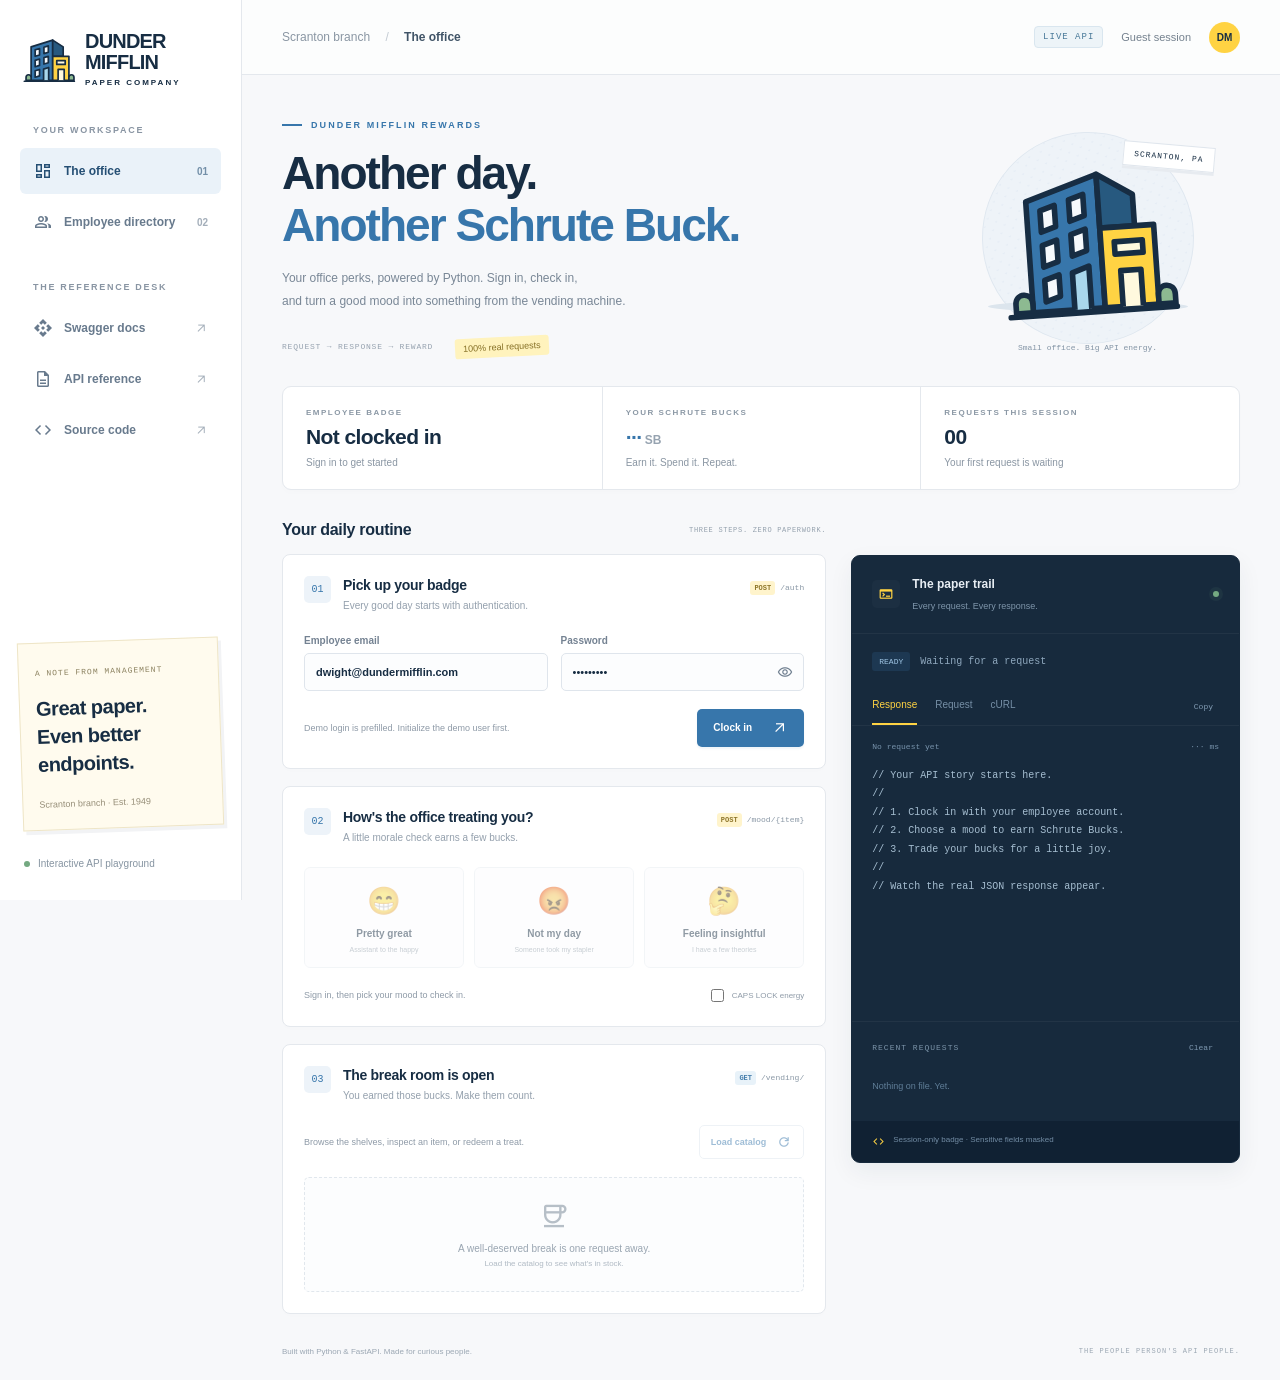
<file: static/index.html>
<!DOCTYPE html>
<html lang="en">
<head>
  <meta charset="UTF-8">
  <meta name="viewport" content="width=device-width, initial-scale=1">
  <meta name="theme-color" content="#3776ab">
  <meta name="description" content="Clock in, earn Schrute Bucks, and explore every request in the Dunder Mifflin Rewards API playground.">
  <title>Dunder Mifflin | The API office</title>
  <link rel="icon" type="image/svg+xml" href="/static/logo.svg">
  <link rel="preconnect" href="https://fonts.googleapis.com">
  <link rel="preconnect" href="https://fonts.gstatic.com" crossorigin>
  <link rel="stylesheet" href="https://fonts.googleapis.com/css2?family=Material+Symbols+Outlined&amp;icon_names=api,arrow_outward,code,coffee,dashboard,description,group,refresh,terminal,visibility,visibility_off&amp;display=block">
  <link rel="stylesheet" href="/static/style.css">
  <script src="/static/app.js" defer></script>
</head>
<body>
  <aside class="sidebar">
    <a class="brand" href="/" aria-label="Dunder Mifflin home"><img src="/static/logo.svg" alt="" width="54" height="54"><span>DUNDER<br>MIFFLIN<span class="brand-caption">PAPER COMPANY</span></span></a>
    <div class="sidebar-label">YOUR WORKSPACE</div>
    <nav aria-label="Workspace">
      <button class="nav-link active" data-panel="office"><span class="nav-icon material-symbols-outlined" aria-hidden="true">dashboard</span> The office <span class="nav-count">01</span></button>
      <button class="nav-link" data-panel="people"><span class="nav-icon material-symbols-outlined" aria-hidden="true">group</span> Employee directory <span class="nav-count">02</span></button>
    </nav>
    <div class="sidebar-label resources-label">THE REFERENCE DESK</div>
    <nav aria-label="Resources">
      <a class="nav-link" href="/docs" target="_blank" rel="noopener"><span class="nav-icon material-symbols-outlined" aria-hidden="true">api</span> Swagger docs <span class="external material-symbols-outlined" aria-hidden="true">arrow_outward</span></a>
      <a class="nav-link" href="/redoc" target="_blank" rel="noopener"><span class="nav-icon material-symbols-outlined" aria-hidden="true">description</span> API reference <span class="external material-symbols-outlined" aria-hidden="true">arrow_outward</span></a>
      <a class="nav-link" href="https://github.com/avcaliani/deep-dive-fast-api" target="_blank" rel="noopener"><span class="nav-icon material-symbols-outlined" aria-hidden="true">code</span> Source code <span class="external material-symbols-outlined" aria-hidden="true">arrow_outward</span></a>
    </nav>
    <div class="sidebar-note"><span class="tiny-heading">A NOTE FROM MANAGEMENT</span><p>Great paper.<br>Even better endpoints.</p><span class="note-signature">Scranton branch · Est. 1949</span></div>
    <div class="sidebar-footer"><span class="status-dot"></span> Interactive API playground</div>
  </aside>
  <div class="workspace">
    <header class="topbar"><span class="breadcrumb">Scranton branch <span>/</span> <strong id="page-label">The office</strong></span><div class="topbar-right"><span class="sandbox-tag">LIVE API</span><span id="session-label">Guest session</span><span class="avatar" id="avatar">DM</span></div></header>
    <main>
      <section class="hero">
        <div><div class="eyebrow"><span class="small-rule"></span> DUNDER MIFFLIN REWARDS</div><h1>Another day.<br><span>Another Schrute Buck.</span></h1><p>Your office perks, powered by Python. Sign in, check in,<br class="desktop-break"> and turn a good mood into something from the vending machine.</p><div class="hero-footer"><span class="mono">REQUEST → RESPONSE → REWARD</span><span class="hero-stamp">100% real requests</span></div></div>
        <div class="hero-art" aria-hidden="true"><div class="art-orbit"></div><div class="floating-label">SCRANTON, PA</div><img src="/static/logo.svg" alt="" width="200" height="200"><div class="art-ground"></div><span class="art-caption">Small office. Big API energy.</span></div>
      </section>
      <section class="stats" aria-label="Session overview"><div class="stat"><span class="stat-label">EMPLOYEE BADGE</span><strong id="employee-status">Not clocked in</strong><span id="employee-subtitle">Sign in to get started</span></div><div class="stat balance-stat"><span class="stat-label">YOUR SCHRUTE BUCKS</span><strong><span id="balance">···</span><span class="currency"> SB</span></strong><span>Earn it. Spend it. Repeat.</span></div><div class="stat"><span class="stat-label">REQUESTS THIS SESSION</span><strong id="request-count">00</strong><span id="last-request">Your first request is waiting</span></div></section>
      <div class="workbench">
        <div class="actions">
          <section id="office-panel" class="panel">
            <div class="section-heading"><h2>Your daily routine</h2><span>THREE STEPS. ZERO PAPERWORK.</span></div>
            <article class="action-card"><div class="card-title"><span class="step">01</span><div><h3>Pick up your badge</h3><p>Every good day starts with authentication.</p></div><span class="endpoint"><b class="post">POST</b> /auth</span></div>
              <form id="login-form"><div class="login-fields"><label>Employee email<input id="login-email" value="dwight@dundermifflin.com" name="username" type="email" autocomplete="username" placeholder="Your employee email" required></label><div><label for="login-password">Password</label><div class="password-field"><input id="login-password" value="Test1234!" name="password" type="password" autocomplete="current-password" placeholder="Your password" required><button class="password-toggle" type="button" data-password-toggle="login-password" aria-controls="login-password" aria-label="Show password" aria-pressed="false"><span class="material-symbols-outlined" aria-hidden="true">visibility</span></button></div></div></div><div class="card-bottom"><span id="login-hint" class="hint">Demo login is prefilled. Initialize the demo user first.</span><div class="button-row"><button id="logout" class="text-button" type="button" hidden>Sign out</button><button class="button primary" type="submit">Clock in <span class="material-symbols-outlined" aria-hidden="true">arrow_outward</span></button></div></div></form>
            </article>
            <article class="action-card"><div class="card-title"><span class="step">02</span><div><h3>How's the office treating you?</h3><p>A little morale check earns a few bucks.</p></div><span class="endpoint"><b class="post">POST</b> /mood/{item}</span></div>
              <div class="mood-grid"><button class="mood-button" data-mood="😁" data-protected><span class="mood-emoji">😁</span><strong>Pretty great</strong><span>Assistant to the happy</span></button><button class="mood-button" data-mood="😡" data-protected><span class="mood-emoji">😡</span><strong>Not my day</strong><span>Someone took my stapler</span></button><button class="mood-button" data-mood="🤔" data-protected><span class="mood-emoji">🤔</span><strong>Feeling insightful</strong><span>I have a few theories</span></button></div><div class="card-bottom"><span class="hint" id="mood-hint">Sign in, then pick your mood to check in.</span><label class="toggle-label"><input id="caps-mode" type="checkbox"> CAPS LOCK energy</label></div>
            </article>
            <article class="action-card"><div class="card-title"><span class="step">03</span><div><h3>The break room is open</h3><p>You earned those bucks. Make them count.</p></div><span class="endpoint"><b class="get">GET</b> /vending/</span></div><div class="catalog-toolbar"><span class="hint">Browse the shelves, inspect an item, or redeem a treat.</span><button id="browse" class="button secondary small" data-protected>Load catalog <span class="material-symbols-outlined" aria-hidden="true">refresh</span></button></div><div id="catalog" class="catalog"><div class="catalog-empty"><span class="material-symbols-outlined" aria-hidden="true">coffee</span><p>A well-deserved break is one request away.</p><small>Load the catalog to see what's in stock.</small></div></div></article>
          </section>
          <section id="people-panel" class="panel" hidden><div class="section-heading"><h2>Employee directory</h2><span>PUT A FACE TO THE REQUEST.</span></div>
            <article class="action-card"><div class="card-title"><span class="step">01</span><div><h3>Your employee file</h3><p>See the account behind your current badge.</p></div><span class="endpoint"><b class="get">GET</b> /users/me</span></div><button id="my-profile" class="button primary" data-protected>Get my profile <span class="material-symbols-outlined" aria-hidden="true">arrow_outward</span></button></article>
            <article class="action-card"><div class="card-title"><span class="step">02</span><div><h3>Find a colleague</h3><p>Look up an employee by their database ID.</p></div><span class="endpoint"><b class="get">GET</b> /users/{id}</span></div><form id="lookup-form" class="inline-form"><label>Employee ID<input id="lookup-id" type="text" placeholder="24-character MongoDB ID" required></label><button class="button secondary" data-protected>Look up <span class="material-symbols-outlined" aria-hidden="true">arrow_outward</span></button></form></article>
            <article class="action-card"><div class="card-title"><span class="step">03</span><div><h3>Welcome someone aboard</h3><p>Create an employee account with your authenticated badge.</p></div><span class="endpoint"><b class="post">POST</b> /users/</span></div><form id="create-form"><div class="form-grid"><label>Full name<input id="new-name" type="text" autocomplete="off" required></label><label>Email<input id="new-email" type="email" autocomplete="off" required></label><label>Birthdate<input id="new-birthdate" type="date" required></label><div><label for="new-password">Password</label><div class="password-field"><input id="new-password" type="password" autocomplete="new-password" required><button class="password-toggle" type="button" data-password-toggle="new-password" aria-controls="new-password" aria-label="Show password" aria-pressed="false"><span class="material-symbols-outlined" aria-hidden="true">visibility</span></button></div></div></div><div class="card-bottom"><span class="hint">The API validates your account details.</span><button class="button primary" data-protected>Create employee <span class="material-symbols-outlined" aria-hidden="true">arrow_outward</span></button></div></form></article>
          </section>
        </div>
        <aside class="inspector" aria-label="API request inspector"><div class="inspector-header"><span class="terminal-icon material-symbols-outlined" aria-hidden="true">terminal</span><div><h2>The paper trail</h2><span>Every request. Every response.</span></div><span class="live-dot" aria-hidden="true"></span></div><div class="inspector-request"><span id="inspect-method" class="method-pill">READY</span><code id="inspect-path">Waiting for a request</code></div><div class="inspector-tabs" role="tablist" aria-label="Inspector view"><button class="inspector-tab selected" role="tab" aria-selected="true" aria-controls="inspector-output" id="tab-response" data-view="response">Response</button><button class="inspector-tab" role="tab" aria-selected="false" aria-controls="inspector-output" id="tab-request" data-view="request">Request</button><button class="inspector-tab" role="tab" aria-selected="false" aria-controls="inspector-output" id="tab-curl" data-view="curl">cURL</button><button id="copy-output" class="copy-button" aria-label="Copy inspector output" title="Copy output">Copy</button></div><div class="response-meta"><span id="response-status">No request yet</span><span id="response-time">··· ms</span></div><div id="inspector-output" role="tabpanel" aria-labelledby="tab-response" tabindex="0"><pre id="response-code">// Your API story starts here.
//
// 1. Clock in with your employee account.
// 2. Choose a mood to earn Schrute Bucks.
// 3. Trade your bucks for a little joy.
//
// Watch the real JSON response appear.</pre></div><div class="history-heading"><span>RECENT REQUESTS</span><button id="clear-history" class="copy-button">Clear</button></div><div id="request-history" class="request-history"><div class="history-empty">Nothing on file. Yet.</div></div><div class="inspector-footer"><span class="material-symbols-outlined" aria-hidden="true">code</span> Session-only badge · Sensitive fields masked</div></aside>
      </div>
      <footer class="page-footer"><span>Built with Python &amp; FastAPI. Made for curious people.</span><span>THE PEOPLE PERSON'S API PEOPLE.</span></footer>
    </main>
  </div>
  <div id="announcement" class="announcement" role="status" aria-live="polite"></div>
</body>
</html>
</file>
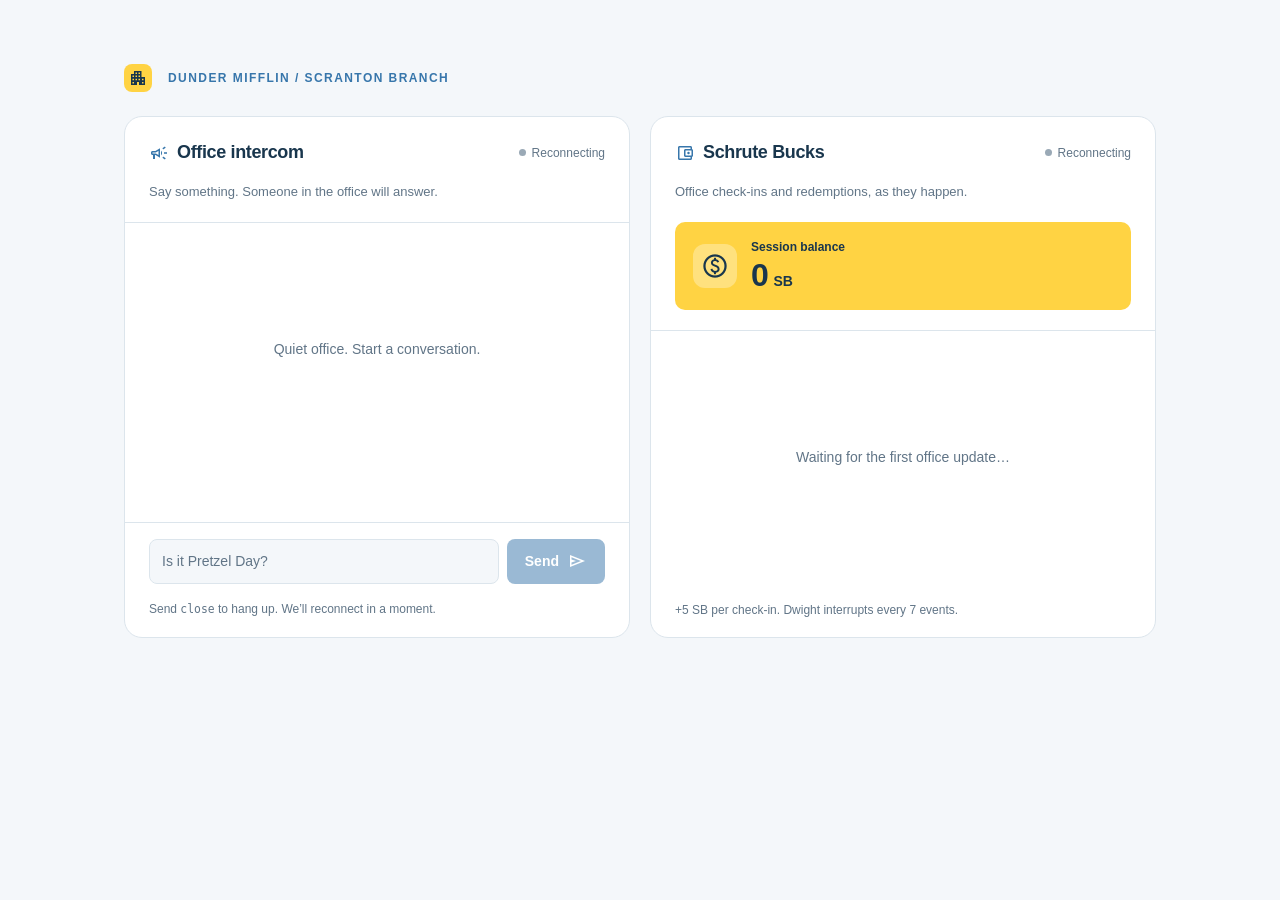
<file: snippets/web-sockets/client/index.html>
<!DOCTYPE html>
<html lang="en">
<head>
  <meta charset="UTF-8">
  <meta name="viewport" content="width=device-width, initial-scale=1">
  <meta name="theme-color" content="#3776ab">
  <title>Dunder Mifflin PA System</title>
  <link rel="preconnect" href="https://fonts.googleapis.com">
  <link rel="preconnect" href="https://fonts.gstatic.com" crossorigin>
  <link rel="stylesheet" href="https://fonts.googleapis.com/css2?family=Material+Symbols+Outlined&amp;icon_names=account_balance_wallet,apartment,campaign,monetization_on,send,warning">
  <link rel="stylesheet" href="style.css">
</head>
<body>
  <div class="workspace">
    <header>
      <p class="eyebrow"><span class="brand" aria-hidden="true"><span class="material-symbols-outlined">apartment</span></span> Dunder Mifflin / Scranton branch</p>
    </header>
    <main>
      <section class="panel" aria-labelledby="intercom-title">
        <div class="panel-header">
          <h2 id="intercom-title"><span class="material-symbols-outlined" aria-hidden="true">campaign</span>Office intercom</h2>
          <span class="status" role="status"><span class="lamp" id="lamp-intercom" aria-hidden="true"></span><span id="status-intercom">Connecting</span></span>
        </div>
        <p class="description">Say something. Someone in the office will answer.</p>
        <ul id="intercom-log" role="log" aria-label="Intercom conversation"></ul>
        <form id="intercom-form">
          <label class="visually-hidden" for="line">Your message</label>
          <input id="line" autocomplete="off" placeholder="Is it Pretzel Day?" required>
          <button id="send" type="submit" disabled>Send <span class="material-symbols-outlined" aria-hidden="true">send</span></button>
        </form>
        <p class="hint">Send <code>close</code> to hang up. We’ll reconnect in a moment.</p>
      </section>
      <section class="panel" aria-labelledby="ticker-title">
        <div class="panel-header">
          <h2 id="ticker-title"><span class="material-symbols-outlined" aria-hidden="true">account_balance_wallet</span>Schrute Bucks</h2>
          <span class="status" role="status"><span class="lamp" id="lamp-ticker" aria-hidden="true"></span><span id="status-ticker">Connecting</span></span>
        </div>
        <p class="description">Office check-ins and redemptions, as they happen.</p>
        <div class="balance">
          <span class="material-symbols-outlined" aria-hidden="true">monetization_on</span>
          <div><span class="balance-label">Session balance</span><div class="balance-value"><span id="total">0</span><span class="balance-unit">SB</span></div></div>
        </div>
        <div id="drill" role="status"><span class="material-symbols-outlined" aria-hidden="true">warning</span>Dwight: FIRE DRILL! Everybody out!</div>
        <ul id="ticker-log" aria-label="Live office activity"></ul>
        <p class="hint">+5 SB per check-in. Dwight interrupts every 7 events.</p>
      </section>
    </main>
  </div>
  <script src="app.js"></script>
</body>
</html>
</file>
<file: static/style.css>
:root{
  --blue:#3776ab;
  --blue-deep:#254f74;
  --yellow:#ffd343;
  --ink:#172d43;
  --muted:#718091;
  --paper:#f7f8fa;
  --line:#e4e8ed;
  --mono:ui-monospace,SFMono-Regular,Consolas,monospace
}
*{
  box-sizing:border-box
}
body{
  margin:0;
  background:var(--paper);
  color:var(--ink);
  font-family:Inter,-apple-system,BlinkMacSystemFont,"Segoe UI",sans-serif;
  font-size:14px;
  -webkit-font-smoothing:antialiased
}
button,input{
  font:inherit
}
button,a,input{
  -webkit-tap-highlight-color:transparent
}
button{
  cursor:pointer
}
button:disabled{
  cursor:not-allowed;
  opacity:.48
}
a{
  color:inherit;
  text-decoration:none
}
button:focus-visible,a:focus-visible,input:focus-visible,[tabindex]:focus-visible{
  outline:3px solid var(--blue);
  outline-offset:4px
}
[hidden]{
  display:none!important
}
.sidebar{
  position:fixed;
  inset:0 auto 0 0;
  width:242px;
  background:#fff;
  border-right:1px solid var(--line);
  padding:31px 20px;
  display:flex;
  flex-direction:column;
  z-index:10
}
.brand{
  display:flex;
  align-items:center;
  gap:9px;
  padding:0 2px 38px;
  font-size:20px;
  font-weight:850;
  letter-spacing:-.8px;
  line-height:1.03
}
.brand img{
  flex-shrink:0
}
.brand-caption{
  display:block;
  font-size:8px;
  letter-spacing:2px;
  margin-top:7px;
  font-weight:650
}
.sidebar-label{
  font-size:9px;
  letter-spacing:1.7px;
  font-weight:750;
  color:#8995a3;
  padding:0 13px;
  margin-bottom:13px
}
.sidebar nav{
  display:grid;
  gap:5px
}
.nav-link{
  display:flex;
  align-items:center;
  gap:11px;
  width:100%;
  border:0;
  background:transparent;
  padding:13px;
  border-radius:6px;
  text-align:left;
  color:#687a8d;
  font-size:12px;
  font-weight:600
}
.nav-link:hover{
  background:#f4f7fa;
  color:var(--blue)
}
.nav-link.active{
  color:var(--blue-deep);
  background:#eaf2f9
}
.nav-icon{
  font-size:19px;
  width:20px;
  text-align:center
}
.nav-count,.external{
  margin-left:auto;
  font-size:10px;
  opacity:.6
}
.resources-label{
  margin-top:37px
}
.sidebar-note{
  margin-top:auto;
  background:#fffbee;
  border:1px solid #eee5c7;
  padding:19px 16px;
  transform:rotate(-2deg);
  box-shadow:3px 4px 0 #f2f3f5
}
.tiny-heading{
  font:8px var(--mono);
  letter-spacing:1px;
  color:#8b815f
}
.sidebar-note p{
  font-size:20px;
  font-weight:650;
  line-height:1.4;
  letter-spacing:-.5px;
  margin:16px 0
}
.note-signature{
  font-size:9px;
  color:#968e78
}
.sidebar-footer{
  display:flex;
  gap:8px;
  align-items:center;
  font-size:10px;
  color:#8694a1;
  padding:30px 4px 0
}
.status-dot,.live-dot{
  display:inline-block;
  width:6px;
  height:6px;
  background:#74a981;
  border-radius:50%
}
.workspace{
  margin-left:242px
}
.topbar{
  height:75px;
  border-bottom:1px solid var(--line);
  background:#ffffffb5;
  display:flex;
  align-items:center;
  justify-content:space-between;
  padding:0 40px
}
.breadcrumb{
  font-size:12px;
  color:#8a96a3
}
.breadcrumb span{
  margin:0 12px;
  color:#c2cad2
}
.breadcrumb strong{
  color:#405467;
  font-weight:550
}
.topbar-right{
  display:flex;
  align-items:center;
  gap:18px;
  font-size:11px;
  color:#74818e
}
.sandbox-tag{
  font:9px var(--mono);
  letter-spacing:1px;
  color:#477898;
  padding:5px 8px;
  background:#edf4f8;
  border:1px solid #d9e6ef;
  border-radius:4px
}
.avatar{
  width:31px;
  height:31px;
  border-radius:50%;
  background:var(--yellow);
  color:var(--ink);
  display:grid;
  place-items:center;
  font-size:10px;
  font-weight:750
}
main{
  max-width:1540px;
  margin:auto;
  padding:36px 40px 24px
}
.hero{
  position:relative;
  display:flex;
  justify-content:space-between;
  align-items:center;
  padding:9px 0 29px;
  gap:25px
}
.eyebrow{
  font-size:9px;
  font-weight:750;
  letter-spacing:2.1px;
  display:flex;
  align-items:center;
  gap:9px;
  color:var(--blue)
}
.small-rule{
  width:20px;
  height:2px;
  background:var(--blue)
}
h1{
  font-size:clamp(32px,3.6vw,52px);
  font-weight:760;
  letter-spacing:-2px;
  line-height:1.12;
  margin:18px 0 16px
}
h1 span{
  color:var(--blue)
}
.hero p{
  font-size:12px;
  line-height:1.9;
  color:#798796;
  margin:0
}
.hero-footer{
  display:flex;
  gap:22px;
  align-items:center;
  margin-top:24px
}
.mono{
  font:8px var(--mono);
  letter-spacing:.8px;
  color:#96a2af
}
.hero-stamp{
  background:#fff3bd;
  color:#867026;
  font-size:9px;
  padding:5px 8px;
  border-radius:3px;
  transform:rotate(-3deg)
}
.hero-art{
  position:relative;
  min-width:230px;
  width:255px;
  min-height:235px;
  display:flex;
  flex-direction:column;
  align-items:center;
  justify-content:center;
  margin-right:25px
}
.hero-art img{
  position:relative;
  z-index:1;
  width:180px;
  height:180px;
  transform:rotate(-4deg)
}
.art-orbit{
  position:absolute;
  width:212px;
  height:212px;
  border-radius:50%;
  background:radial-gradient(#e6edf5 1px,transparent 1px),#eef3f8;
  background-size:9px 9px;
  border:1px solid #e0e8f0;
  transform:rotate(20deg)
}
.floating-label{
  position:absolute;
  right:0;
  top:23px;
  z-index:2;
  background:#fff;
  padding:7px 10px;
  border:1px solid #e0e6ed;
  box-shadow:0 3px 0 #e7ebf0;
  font:8px var(--mono);
  letter-spacing:1px;
  transform:rotate(5deg)
}
.art-ground{
  position:absolute;
  bottom:44px;
  width:200px;
  height:11px;
  background:#dce5ed;
  border-radius:50%
}
.art-caption{
  z-index:2;
  font:8px var(--mono);
  color:#8293a4;
  position:absolute;
  bottom:4px
}
.stats{
  display:grid;
  grid-template-columns:1fr 1fr 1fr;
  border:1px solid var(--line);
  background:#fff;
  border-radius:9px;
  margin:0 0 31px;
  box-shadow:0 3px 6px #172d4303
}
.stat{
  padding:21px 23px;
  display:flex;
  flex-direction:column;
  gap:8px;
  min-width:0
}
.stat+.stat{
  border-left:1px solid var(--line)
}
.stat-label{
  font-size:8px;
  letter-spacing:1.5px;
  color:#8b98a5;
  font-weight:700
}
.stat strong{
  font-size:21px;
  font-weight:700;
  letter-spacing:-.6px;
  overflow:hidden;
  text-overflow:ellipsis;
  white-space:nowrap
}
.stat>span:last-child{
  font-size:10px;
  color:#8a96a3
}
.balance-stat strong{
  color:var(--blue)
}
.currency{
  font-size:12px;
  color:#96a3b0;
  letter-spacing:0
}
.workbench{
  display:grid;
  grid-template-columns:minmax(0,1.4fr) minmax(330px,1fr);
  gap:25px;
  align-items:start
}
.section-heading{
  display:flex;
  align-items:center;
  justify-content:space-between;
  gap:10px;
  margin:0 0 15px
}
.section-heading h2{
  margin:0;
  font-size:16px;
  letter-spacing:-.3px
}
.section-heading>span{
  font:7px var(--mono);
  color:#94a0ad;
  letter-spacing:.7px
}
.action-card{
  background:#fff;
  border:1px solid var(--line);
  border-radius:8px;
  padding:21px;
  margin-bottom:17px;
  box-shadow:0 3px 7px #172d4302
}
.card-title{
  display:flex;
  gap:12px;
  align-items:flex-start;
  position:relative;
  margin-bottom:22px
}
.step{
  width:27px;
  height:27px;
  display:grid;
  place-items:center;
  font:10px var(--mono);
  color:var(--blue);
  background:#edf3f9;
  border-radius:5px;
  flex-shrink:0
}
.card-title h3{
  font-size:14px;
  letter-spacing:-.3px;
  margin:1px 0 5px;
  font-weight:700
}
.card-title p{
  margin:0;
  color:#94a0ad;
  font-size:10px;
  line-height:1.5
}
.endpoint{
  margin-left:auto;
  white-space:nowrap;
  font:8px var(--mono);
  color:#8997a5;
  display:flex;
  align-items:center;
  gap:5px;
  padding-top:5px
}
.endpoint b{
  font-size:7px;
  padding:3px 4px;
  border-radius:3px;
  font-weight:600
}
.post{
  background:#fff4cc;
  color:#8e762a
}
.get{
  background:#e8f2f9;
  color:#457eac
}
.login-fields,.form-grid{
  display:grid;
  grid-template-columns:1fr 1fr;
  gap:13px
}
label{
  font-size:10px;
  font-weight:600;
  color:#748292;
  display:block
}
input:not([type=checkbox]){
  display:block;
  width:100%;
  height:38px;
  margin-top:7px;
  border:1px solid #dfe5ec;
  border-radius:5px;
  padding:0 11px;
  color:var(--ink);
  background:#fcfdfe;
  font-size:11px;
  transition:border-color .2s
}
input::placeholder{
  color:#b2bcc6
}
input:focus{
  border-color:var(--blue);
  outline:none;
  box-shadow:0 0 0 3px #3776ab14
}
.card-bottom{
  display:flex;
  justify-content:space-between;
  align-items:center;
  gap:12px;
  margin-top:18px
}
.hint{
  font-size:9px;
  line-height:1.6;
  color:#8e9aa7
}
.button{
  display:inline-flex;
  align-items:center;
  justify-content:center;
  gap:20px;
  border:1px solid transparent;
  padding:10px 15px;
  border-radius:5px;
  font-size:10px;
  font-weight:650;
  white-space:nowrap;
  transition:background .2s,transform .2s
}
.button:hover:not(:disabled){
  transform:translateY(-1px)
}
.button.primary{
  background:var(--blue);
  color:#fff;
  box-shadow:0 2px 2px #3776ab15
}
.button.primary:hover:not(:disabled){
  background:var(--blue-deep)
}
.button.secondary{
  background:#fff;
  border-color:#dce5ed;
  color:var(--blue)
}
.button.secondary:hover:not(:disabled){
  background:#f0f6fb
}
.button.small{
  padding:8px 11px;
  font-size:9px;
  gap:10px
}
.button-row{
  display:flex;
  gap:10px;
  align-items:center
}
.text-button{
  border:0;
  background:none;
  font-size:9px;
  color:#7e8fa0;
  padding:5px
}
.mood-grid{
  display:grid;
  grid-template-columns:repeat(3,1fr);
  gap:10px
}
.mood-button{
  background:#fbfcfd;
  border:1px solid #e6ebf0;
  border-radius:6px;
  padding:17px 7px 14px;
  color:var(--ink);
  display:flex;
  flex-direction:column;
  align-items:center;
  gap:7px;
  transition:all .2s
}
.mood-button:hover:not(:disabled){
  background:#fff9e4;
  border-color:#e8ca65;
  transform:translateY(-2px)
}
.mood-emoji{
  font-size:27px;
  margin-bottom:4px;
  filter:saturate(.85)
}
.mood-button strong{
  font-size:10px;
  font-weight:650
}
.mood-button>span:last-child{
  font-size:7px;
  color:#8e9aa7
}
.toggle-label{
  display:flex;
  align-items:center;
  gap:5px;
  white-space:nowrap;
  font-size:8px;
  font-weight:400;
  color:#8e9aa7
}
.toggle-label input{
  accent-color:var(--blue)
}
.catalog-toolbar{
  display:flex;
  justify-content:space-between;
  align-items:center;
  gap:14px
}
.catalog{
  margin-top:18px
}
.catalog-empty{
  border:1px dashed #e1e7ed;
  border-radius:5px;
  background:#fcfdfe;
  display:flex;
  align-items:center;
  flex-direction:column;
  padding:23px 10px;
  color:#99a5b1
}
.catalog-empty>span{
  font-size:27px;
  opacity:.7
}
.catalog-empty p{
  font-size:10px;
  margin:12px 0 5px
}
.catalog-empty small{
  font-size:8px;
  color:#b0bac4
}
.catalog-grid{
  display:grid;
  grid-template-columns:1fr 1fr;
  gap:10px
}
.catalog-product{
  border:1px solid #e4eaf0;
  border-radius:6px;
  padding:14px;
  display:flex;
  flex-direction:column;
  gap:9px
}
.product-head{
  display:flex;
  gap:8px;
  align-items:center
}
.product-head>span{
  font-size:23px
}
.product-head strong{
  font-size:11px
}
.product-price{
  font:10px var(--mono);
  color:var(--blue)
}
.product-buttons{
  display:flex;
  gap:7px
}
.product-buttons button{
  flex:1;
  padding:7px;
  font-size:9px
}
.inline-form{
  display:flex;
  gap:14px;
  align-items:flex-end
}
.inline-form label{
  flex:1
}
.inline-form .button{
  height:38px
}
.inspector{
  position:sticky;
  top:24px;
  background:#172a3d;
  border:1px solid #172a3d;
  border-radius:9px;
  color:#c2d1df;
  overflow:hidden;
  box-shadow:0 9px 25px #172d4310;
  margin-top:34px
}
.inspector-header{
  display:flex;
  align-items:center;
  gap:12px;
  padding:21px 20px;
  border-bottom:1px solid #ffffff0c
}
.terminal-icon{
  font:16px var(--mono);
  color:var(--yellow);
  padding:6px;
  background:#ffffff06;
  border-radius:5px
}
.inspector-header h2{
  font-size:12px;
  margin:0 0 5px;
  color:#e8eef4;
  font-weight:600
}
.inspector-header div>span{
  font-size:9px;
  color:#7e95aa
}
.live-dot{
  margin-left:auto;
  box-shadow:0 0 0 4px #74a98114
}
.inspector-request{
  display:flex;
  align-items:center;
  gap:10px;
  padding:18px 20px
}
.method-pill{
  font:8px var(--mono);
  background:#3776ab30;
  color:#a0c6e5;
  padding:5px 7px;
  border-radius:3px;
  flex-shrink:0
}
.inspector-request code{
  font:10px var(--mono);
  color:#8fa8be;
  word-break:break-all
}
.inspector-tabs{
  display:flex;
  align-items:center;
  gap:18px;
  padding:0 20px;
  border-bottom:1px solid #ffffff0c
}
.inspector-tab{
  border:0;
  background:none;
  color:#768fa6;
  font-size:10px;
  padding:10px 0 13px;
  border-bottom:2px solid transparent
}
.inspector-tab.selected{
  color:var(--yellow);
  border-color:var(--yellow)
}
.copy-button{
  border:0;
  background:none;
  color:#819bb3;
  font:8px var(--mono);
  padding:6px;
  cursor:pointer
}
.inspector-tabs .copy-button{
  margin-left:auto
}
.response-meta{
  display:flex;
  justify-content:space-between;
  padding:16px 20px 0;
  font:8px var(--mono);
  color:#7893ac
}
.response-meta .success{
  color:#9ac9a8
}
.response-meta .error{
  color:#ffa99b
}
#inspector-output{
  min-height:270px;
  max-height:470px;
  overflow:auto;
  padding:0 20px;
  scrollbar-color:#3d5368 #172a3d
}
pre{
  font:10px/1.85 var(--mono);
  white-space:pre-wrap;
  overflow-wrap:anywhere;
  margin:16px 0 24px;
  color:#a6bed1
}
.json-key{
  color:#8fc1e5
}
.json-string{
  color:#e4ce88
}
.json-number{
  color:#b2cfae
}
.json-literal{
  color:#c7aff0
}
.history-heading{
  padding:15px 20px 7px;
  border-top:1px solid #ffffff0c;
  display:flex;
  align-items:center;
  justify-content:space-between;
  font:8px var(--mono);
  letter-spacing:1px;
  color:#7d95aa
}
.request-history{
  padding:0 13px 14px;
  max-height:210px;
  overflow:auto
}
.history-empty{
  padding:16px 7px;
  font-size:9px;
  color:#5f7d97
}
.history-row{
  width:100%;
  background:transparent;
  border:0;
  border-radius:4px;
  padding:9px 7px;
  display:flex;
  gap:9px;
  align-items:center;
  color:#92abc0;
  text-align:left;
  font:9px var(--mono)
}
.history-row:hover,.history-row.current{
  background:#ffffff05
}
.history-method{
  font-size:8px;
  width:31px;
  color:#9bc5e5
}
.history-path{
  overflow:hidden;
  text-overflow:ellipsis;
  white-space:nowrap
}
.history-status{
  margin-left:auto;
  color:#9ac9a8
}
.history-status.error{
  color:#ffa99b
}
.inspector-footer{
  display:flex;
  gap:8px;
  background:#102133;
  padding:14px 20px;
  font-size:8px;
  color:#728ca4
}
.inspector-footer>span{
  color:var(--yellow)
}
.page-footer{
  display:flex;
  justify-content:space-between;
  gap:12px;
  padding-top:16px;
  font-size:8px;
  color:#9ba7b3
}
.page-footer>span:last-child{
  font:7px var(--mono);
  letter-spacing:1px
}
.announcement{
  position:fixed;
  bottom:22px;
  left:50%;
  transform:translateX(-50%) translateY(20px);
  background:var(--ink);
  color:#fff;
  padding:12px 18px;
  border-radius:7px;
  font-size:11px;
  box-shadow:0 6px 25px #172d4320;
  opacity:0;
  pointer-events:none;
  transition:opacity .2s,transform .2s;
  z-index:20;
  max-width:90vw
}
.announcement.visible{
  opacity:1;
  transform:translateX(-50%) translateY(0)
}
@media(min-width:1500px){
  .workbench{
    grid-template-columns:minmax(0,1.5fr) minmax(370px,1fr)
  }
  .card-title h3{
    font-size:16px
  }
  .card-title p,.hint{
    font-size:11px
  }
  .endpoint{
    font-size:10px
  }
  .mood-button strong{
    font-size:12px
  }
  .mood-button>span:last-child{
    font-size:9px
  }
  .button{
    font-size:12px
  }
  .section-heading>span{
    font-size:9px
  }
  .hero p{
    font-size:14px
  }
  .stat strong{
    font-size:26px
  }
}
@media(max-width:1180px){
  .sidebar{
    width:210px;
    padding:26px 14px
  }
  .workspace{
    margin-left:210px
  }
  main{
    padding:28px 26px
  }
  .topbar{
    padding:0 26px
  }
  .hero-art{
    margin-right:0;
    min-width:190px;
    width:190px
  }
  .hero-art img{
    width:155px;
    height:155px
  }
  .art-orbit{
    width:180px;
    height:180px
  }
  .hero-art{
    min-height:210px
  }
  .workbench{
    grid-template-columns:minmax(0,1fr) 310px;
    gap:18px
  }
  .card-title{
    flex-wrap:wrap
  }
  .endpoint{
    margin-left:39px;
    padding-top:0
  }
  .action-card{
    padding:18px
  }
  .section-heading>span{
    display:none
  }
  .card-bottom{
    flex-wrap:wrap
  }
  .mood-button>span:last-child{
    display:none
  }
  .hero-stamp{
    display:none
  }
}
@media(max-width:960px){
  .workbench{
    grid-template-columns:1fr
  }
  .inspector{
    position:static;
    margin-top:0
  }
  #inspector-output{
    min-height:210px
  }
  .hero-art{
    display:none
  }
  .endpoint{
    margin-left:auto;
    padding-top:4px
  }
  .card-title{
    flex-wrap:nowrap
  }
  .hero p{
    font-size:13px
  }
  .section-heading>span{
    display:block
  }
  .stat{
    padding:18px 15px
  }
  .stat strong{
    font-size:18px
  }
  .stats{
    margin-bottom:25px
  }
  .mood-button>span:last-child{
    display:block
  }
  .page-footer{
    padding-bottom:10px
  }
}
@media(max-width:640px){
  .sidebar{
    position:static;
    width:auto;
    border-right:0;
    border-bottom:1px solid var(--line);
    padding:15px 18px;
    display:grid;
    grid-template-columns:1fr auto;
    align-items:center;
    gap:12px
  }
  .brand{
    font-size:15px;
    padding:0
  }
  .brand img{
    width:42px;
    height:42px
  }
  .brand-caption{
    font-size:6px;
    margin-top:5px
  }
  .sidebar>nav:first-of-type{
    display:flex;
    gap:4px
  }
  .nav-link{
    font-size:10px;
    padding:9px
  }
  .nav-icon,.nav-count,.sidebar-label,.resources-label,.sidebar-note,.sidebar-footer,.sidebar>nav:last-of-type{
    display:none
  }
  .workspace{
    margin-left:0
  }
  .topbar{
    height:51px;
    padding:0 20px
  }
  .topbar-right{
    gap:9px
  }
  .topbar-right #session-label{
    display:none
  }
  .breadcrumb{
    font-size:10px
  }
  .avatar{
    width:26px;
    height:26px
  }
  .sandbox-tag{
    font-size:7px
  }
  main{
    padding:25px 18px 20px
  }
  .hero{
    padding:6px 0 25px
  }
  h1{
    font-size:34px;
    letter-spacing:-1.4px
  }
  .hero p{
    font-size:11px
  }
  .desktop-break{
    display:none
  }
  .hero-footer{
    margin-top:19px
  }
  .stat{
    padding:14px 11px;
    gap:7px
  }
  .stat-label{
    font-size:6px;
    letter-spacing:.8px
  }
  .stat strong{
    font-size:14px;
    letter-spacing:-.3px
  }
  .stat>span:last-child{
    font-size:8px
  }
  .section-heading>span{
    display:none
  }
  .action-card{
    padding:18px 15px
  }
  .card-title{
    flex-wrap:wrap;
    gap:9px;
    margin-bottom:17px
  }
  .card-title h3{
    font-size:13px
  }
  .endpoint{
    margin-left:36px;
    margin-top:-4px;
    padding:0
  }
  .login-fields,.form-grid{
    gap:10px
  }
  .mood-grid{
    gap:7px
  }
  .mood-button{
    padding:14px 5px
  }
  .mood-button strong{
    font-size:9px
  }
  .mood-button>span:last-child{
    display:none
  }
  .mood-emoji{
    font-size:25px
  }
  .catalog-toolbar{
    align-items:flex-start
  }
  .catalog-toolbar .hint{
    max-width:175px
  }
  .card-bottom .hint{
    max-width:190px
  }
  .toggle-label{
    font-size:7px
  }
  .page-footer>span:last-child{
    display:none
  }
  .inline-form{
    flex-wrap:wrap
  }
  .inline-form label{
    flex-basis:100%
  }
}
@media(prefers-reduced-motion:reduce){
  *,*::before,*::after{
    transition:none!important;
    animation:none!important
  }
}
.material-symbols-outlined {
  font-size: 16px;
  line-height: 1;
  vertical-align: middle;
  flex-shrink: 0;
}
.nav-icon.material-symbols-outlined {
  font-size: 20px;
}
.external.material-symbols-outlined {
  font-size: 13px;
}
.catalog-empty > .material-symbols-outlined {
  font-size: 30px;
}
.inspector-footer > .material-symbols-outlined {
  font-size: 13px;
}
.material-symbols-outlined {
  font-family: "Material Symbols Outlined";
  font-weight: normal;
  font-style: normal;
  letter-spacing: normal;
  text-transform: none;
  white-space: nowrap;
  word-wrap: normal;
  direction: ltr;
  -webkit-font-feature-settings: "liga";
  -webkit-font-smoothing: antialiased;
}
@media (max-width: 640px) {
  .sidebar > nav:last-of-type {
    display: flex;
    grid-column: 1 / -1;
    justify-content: center;
    border-top: 1px solid var(--line);
    padding-top: 8px;
  }
}
.password-field {
  position: relative;
}
.password-field input:not([type=checkbox]) {
  padding-right: 42px;
}
.password-toggle {
  position: absolute;
  top: 0;
  right: 0;
  width: 38px;
  height: 38px;
  display: grid;
  place-items: center;
  color: var(--muted);
  background: transparent;
  border: 0;
  border-radius: 5px;
}
.password-toggle:hover {
  color: var(--blue);
  background: #3776ab0b;
}
</file>
<file: snippets/web-sockets/client/style.css>
:root {
  color-scheme: light;
  --blue: #3776ab;
  --yellow: #ffd343;
  --ink: #19364d;
  --muted: #617587;
  --line: #dce5ec;
}
* { box-sizing: border-box; }
body {
  margin: 0;
  background: #f4f7fa;
  color: var(--ink);
  font-family: -apple-system, BlinkMacSystemFont, "Segoe UI", sans-serif;
  line-height: 1.5;
}
.workspace { max-width: 1080px; margin: 0 auto; padding: 64px 24px 32px; }
.eyebrow { display: flex; align-items: center; gap: 8px; margin: 0 0 24px; color: var(--blue); font-size: 12px; font-weight: 700; letter-spacing: .12em; text-transform: uppercase; }
.brand { display: inline-grid; place-items: center; width: 28px; height: 28px; margin-right: 8px; border-radius: 8px; background: var(--yellow); color: var(--ink); letter-spacing: 0; }
.material-symbols-outlined { flex-shrink: 0; font-size: 20px; line-height: 1; }
main { display: grid; grid-template-columns: 1fr 1fr; gap: 20px; }
.panel { min-width: 0; overflow: hidden; background: white; border: 1px solid var(--line); border-radius: 18px; }
.panel-header { display: flex; align-items: center; justify-content: space-between; gap: 12px; padding: 22px 24px 16px; }
h2 { display: flex; align-items: center; gap: 8px; margin: 0; font-size: 18px; letter-spacing: -.02em; }
h2 .material-symbols-outlined { color: var(--blue); }
.status { display: inline-flex; align-items: center; gap: 6px; color: var(--muted); font-size: 12px; white-space: nowrap; }
.lamp { width: 7px; height: 7px; border-radius: 50%; background: #9aa9b6; }
.lamp.on { background: #218754; box-shadow: 0 0 0 3px #21875415; }
.description { margin: 0; padding: 0 24px 20px; color: var(--muted); font-size: 13px; }
ul { list-style: none; margin: 0; padding: 12px 24px; height: 300px; overflow-y: auto; border-top: 1px solid var(--line); }
ul:empty::before { display: block; padding-top: 104px; color: var(--muted); font-size: 14px; text-align: center; }
#intercom-log:empty::before { content: "Quiet office. Start a conversation."; }
#ticker-log:empty::before { content: "Waiting for the first office update…"; }
li { padding: 12px 0; border-bottom: 1px solid var(--line); font-size: 13px; overflow-wrap: anywhere; }
li:last-child { border-bottom: 0; }
form { display: flex; gap: 8px; padding: 16px 24px; border-top: 1px solid var(--line); }
input { min-width: 0; flex: 1; padding: 11px 12px; border: 1px solid var(--line); border-radius: 8px; background: #f4f7fa; color: var(--ink); font: inherit; font-size: 14px; }
input::placeholder { color: var(--muted); }
button { display: inline-flex; align-items: center; justify-content: center; gap: 8px; padding: 11px 18px; border: 0; border-radius: 8px; background: var(--blue); color: white; font: inherit; font-size: 14px; font-weight: 600; cursor: pointer; }
button:hover { background: #285d8a; }
button:disabled { opacity: .5; cursor: not-allowed; }
:focus-visible { outline: 3px solid var(--blue); outline-offset: 3px; }
.hint { margin: 0; padding: 0 24px 18px; color: var(--muted); font-size: 12px; }
code { font-family: ui-monospace, monospace; font-size: .95em; }
.balance { display: flex; align-items: center; gap: 14px; margin: 0 24px 20px; padding: 16px 18px; border-radius: 10px; background: var(--yellow); }
.balance > .material-symbols-outlined { display: grid; place-items: center; width: 44px; height: 44px; border-radius: 12px; background: #ffffff50; font-size: 28px; }
.balance-label { display: block; font-size: 12px; font-weight: 600; }
.balance-value { display: flex; align-items: baseline; gap: 6px; }
#total { font-size: 32px; font-weight: 750; line-height: 1.2; letter-spacing: -.04em; font-variant-numeric: tabular-nums; }
.balance-unit { font-size: 14px; font-weight: 600; }
#ticker-log { height: 271px; }
.feed-entry { display: grid; grid-template-columns: minmax(0, 1fr) auto; align-items: center; gap: 12px; padding: 14px 0; }
.event-header { display: flex; align-items: baseline; flex-wrap: wrap; gap: 4px 10px; }
.event-time { color: var(--muted); font-size: 11px; font-variant-numeric: tabular-nums; }
.event-kind { margin: 4px 0 2px; color: var(--muted); font-size: 11px; }
.event-detail { margin: 0; font-size: 13px; }
.event-amount { padding: 5px 8px; border-radius: 6px; background: #eaf2f9; color: #285d8a; font-size: 12px; font-weight: 700; font-variant-numeric: tabular-nums; white-space: nowrap; }
.event-amount.spent { background: #fff5cc; color: #715400; }
.message-icon { display: grid; place-items: center; width: 32px; height: 32px; border-radius: 8px; background: #eaf2f9; color: var(--blue); }
.message-icon.reply { background: #fff5cc; color: #715400; }
#drill { display: none; margin: 0 24px 12px; padding: 10px 14px; border: 1px solid #e6bd32; border-radius: 8px; background: #fff5cc; font-size: 13px; font-weight: 600; }
#drill.show { display: flex; align-items: center; gap: 8px; }
.visually-hidden { position: absolute; width: 1px; height: 1px; overflow: hidden; clip-path: inset(50%); white-space: nowrap; }
@media (max-width: 720px) {
  .workspace { padding: 32px 16px 24px; }
  main { grid-template-columns: 1fr; }
  .panel-header, form { padding-left: 18px; padding-right: 18px; }
}
</file>
